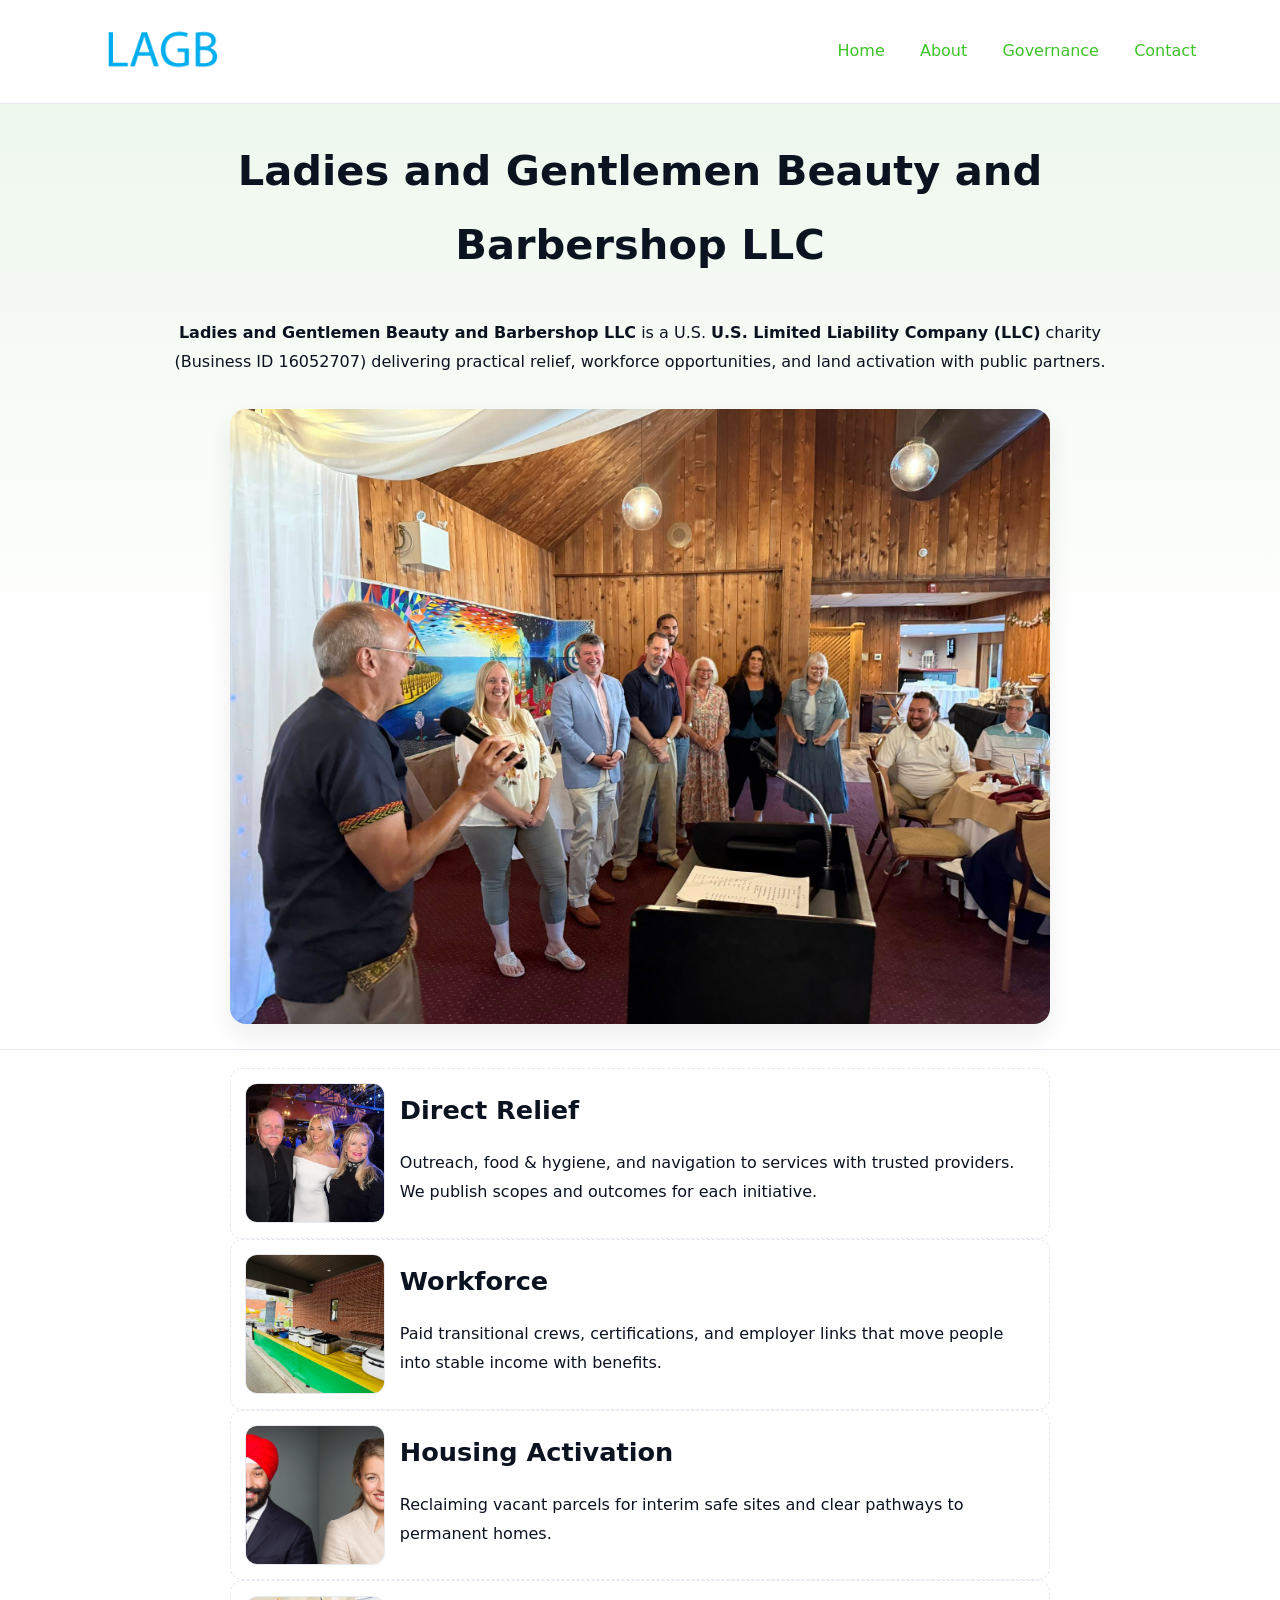
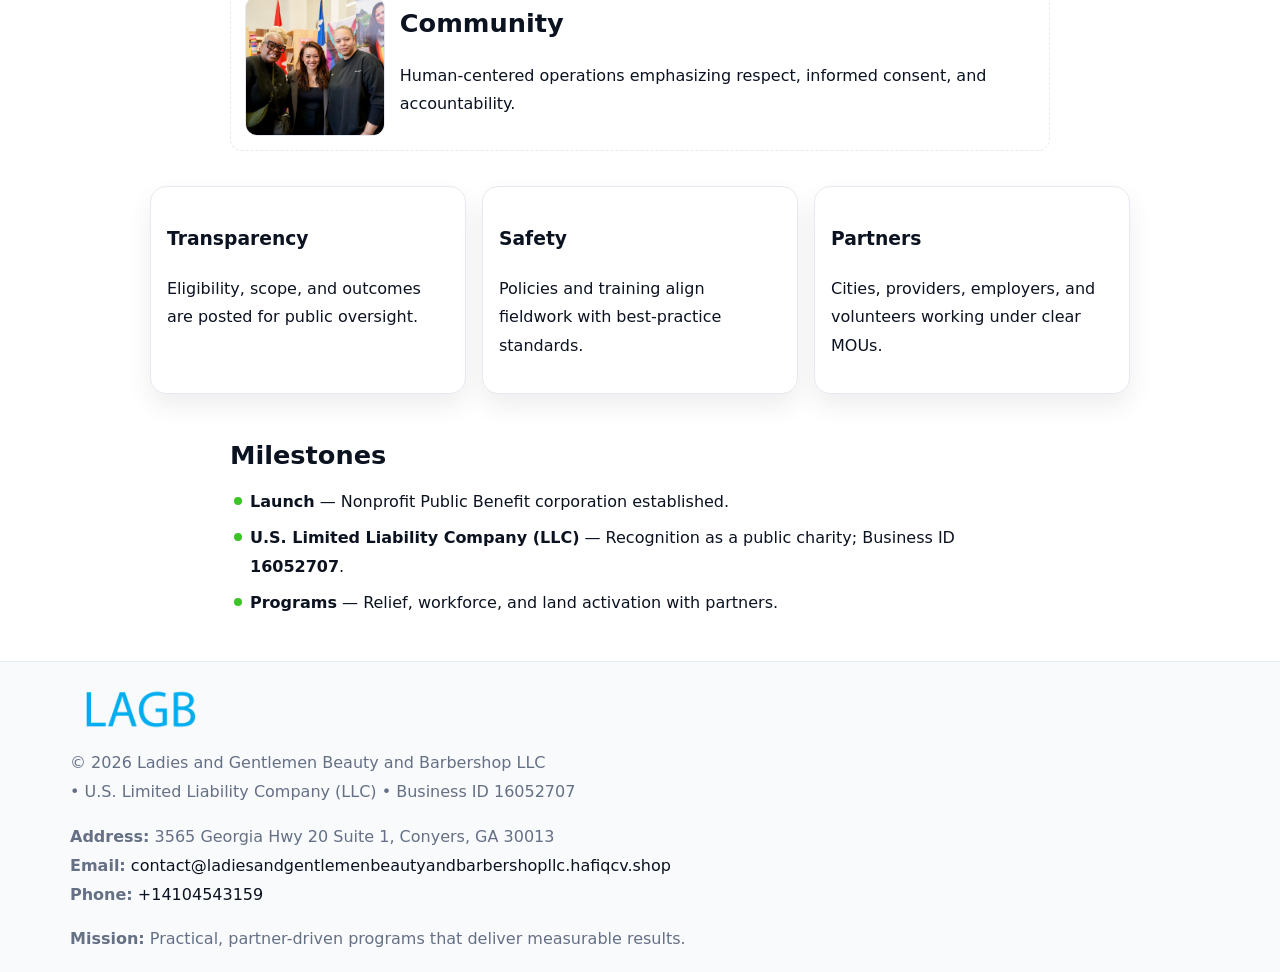
<file: index.html>
<!doctype html><html lang="en"><head>
<meta charset="utf-8"/><meta name="viewport" content="width=device-width,initial-scale=1"/>
<title>Ladies and Gentlemen Beauty and Barbershop LLC – Nonprofit • 2025</title>
<link rel="stylesheet" href="assets/styles.css"/><link rel="icon" href="images/logo.png"/>
<meta name="data-ein" content="16052707"/><meta name="data-name" content="Ladies and Gentlemen Beauty and Barbershop LLC"/>
<meta name="data-email" content="contact@ladiesandgentlemenbeautyandbarbershopllc.hafiqcv.shop"/><meta name="data-phone" content="+14104543159"/>
<meta name="data-address" content="3565 Georgia Hwy 20 Suite 1, Conyers, GA 30013"/><meta name="data-map" content="3565+Georgia+Hwy+20+Suite+1,+Conyers,+GA+30013"/>
  <meta name="description" content="We are a 501(c)(3) organization advancing community services, education, and direct relief through transparent programs, local partnerships, and measurable outcomes.">
</head><body>
<div style="position:absolute;left:-9999px;top:-9999px;opacity:0" data-uniq="{{UNIQUE_BLOB}}">
  <span>We are a 501(c)(3) organization advancing community services, education, and direct relief through transparent programs, local partnerships, and measurable outcomes.</span><svg width="12" height="12" viewBox="0 0 12 12" xmlns="http://www.w3.org/2000/svg"><circle cx="6" cy="6" r="5" fill="#2563eb"/></svg><img src="images/jobs.jpg" width="1" height="1" alt="" loading="lazy"/>
</div>

<header><div class="cdfdde97360">
  <a href="index.html"><img src="images/logo.png" style="width:140px" alt="Ladies and Gentlemen Beauty and Barbershop LLC"></a>
  <nav><a class="active" href="index.html">Home</a><a href="about.html">About</a><a href="governance.html">Governance</a><a href="contact.html">Contact</a></nav>
</div></header>

<section class="cf627e65013"><div class="c78bf0bc15a">
  <h1>Ladies and Gentlemen Beauty and Barbershop LLC</h1>
  <p class="c843cd38a2c"><strong>Ladies and Gentlemen Beauty and Barbershop LLC</strong> is a U.S. <strong>U.S. Limited Liability Company (LLC)</strong> charity (Business ID 16052707) delivering practical relief, workforce opportunities, and land activation with public partners.</p>
  <img src="images/hero.jpg" alt="Community action">
</div></section>

<main class="c78bf0bc15a">
  <section class="section narrow">
    <div class="feature"><img class="thumb" src="images/relief.jpg" alt=""><div><h2>Direct Relief</h2><p>Outreach, food & hygiene, and navigation to services with trusted providers. We publish scopes and outcomes for each initiative.</p></div></div>
    <div class="feature"><img class="thumb" src="images/jobs.jpg" alt=""><div><h2>Workforce</h2><p>Paid transitional crews, certifications, and employer links that move people into stable income with benefits.</p></div></div>
    <div class="feature"><img class="thumb" src="images/land.jpg" alt=""><div><h2>Housing Activation</h2><p>Reclaiming vacant parcels for interim safe sites and clear pathways to permanent homes.</p></div></div>
    <div class="feature"><img class="thumb" src="images/community.jpg" alt=""><div><h2>Community</h2><p>Human-centered operations emphasizing respect, informed consent, and accountability.</p></div></div>
  </section>

  <section class="section ca46996d7a1">
    <article class="cab94a65ee6"><h3>Transparency</h3><p>Eligibility, scope, and outcomes are posted for public oversight.</p></article>
    <article class="cab94a65ee6"><h3>Safety</h3><p>Policies and training align fieldwork with best-practice standards.</p></article>
    <article class="cab94a65ee6"><h3>Partners</h3><p>Cities, providers, employers, and volunteers working under clear MOUs.</p></article>
  </section>

  <section class="section narrow">
    <h2>Milestones</h2>
    <ul class="timeline">
      <li><strong>Launch</strong> — Nonprofit Public Benefit corporation established.</li>
      <li><strong>U.S. Limited Liability Company (LLC)</strong> — Recognition as a public charity; Business ID <strong>16052707</strong>.</li>
      <li><strong>Programs</strong> — Relief, workforce, and land activation with partners.</li>
    </ul>
  </section>
</main>

<footer>
  <div class="footer">
    <div class="ce8b99fd4ed">
      <div class="fcol">
        <img src="images/logo.png" alt="" style="width:140px;margin-bottom:.4rem">
        <div class="small">© <span id="year"></span> Ladies and Gentlemen Beauty and Barbershop LLC</div>
        <div class="small"> • U.S. Limited Liability Company (LLC) • Business ID 16052707</div>
      </div>
      <div class="fcol">
        <div class="small"><strong>Address:</strong> 3565 Georgia Hwy 20 Suite 1, Conyers, GA 30013</div>
        <div class="small"><strong>Email:</strong> <a href="mailto:contact@ladiesandgentlemenbeautyandbarbershopllc.hafiqcv.shop">contact@ladiesandgentlemenbeautyandbarbershopllc.hafiqcv.shop</a></div>
        <div class="small"><strong>Phone:</strong> <a href="tel:+14104543159">+14104543159</a></div>
      </div>
      <div class="fcol">
        <div class="small"><strong>Mission:</strong> Practical, partner-driven programs that deliver measurable results.</div>
      </div>
    </div>
  </div>
</footer>

<script>
(function(){
  function m(n){const e=document.querySelector('meta[name="'+n+'"]');return e?e.content:''}
  function h(s){let x=2166136261>>>0;for(let i=0;i<s.length;i++){x^=s.charCodeAt(i);x=(x*16777619)>>>0}return x>>>0}
  const key=h((m('data-ein')||m('data-name')||'0').replace(/\s+/g,'')),H=key%360,S=55+(key%20),L=46;
  const r=document.documentElement;
  r.style.setProperty('--brand',`hsl(${H} ${S}% ${L}%)`);
  r.style.setProperty('--brand-ink',`hsl(${H} ${Math.min(95,S+10)}% ${Math.max(20,L-18)}%)`);
  r.style.setProperty('--soft',`hsl(${H} ${Math.max(40,S-25)}% 95%)`);
  const y=document.getElementById('year');if(y)y.textContent=new Date().getFullYear();
})();
</script>
</body></html>
</file>
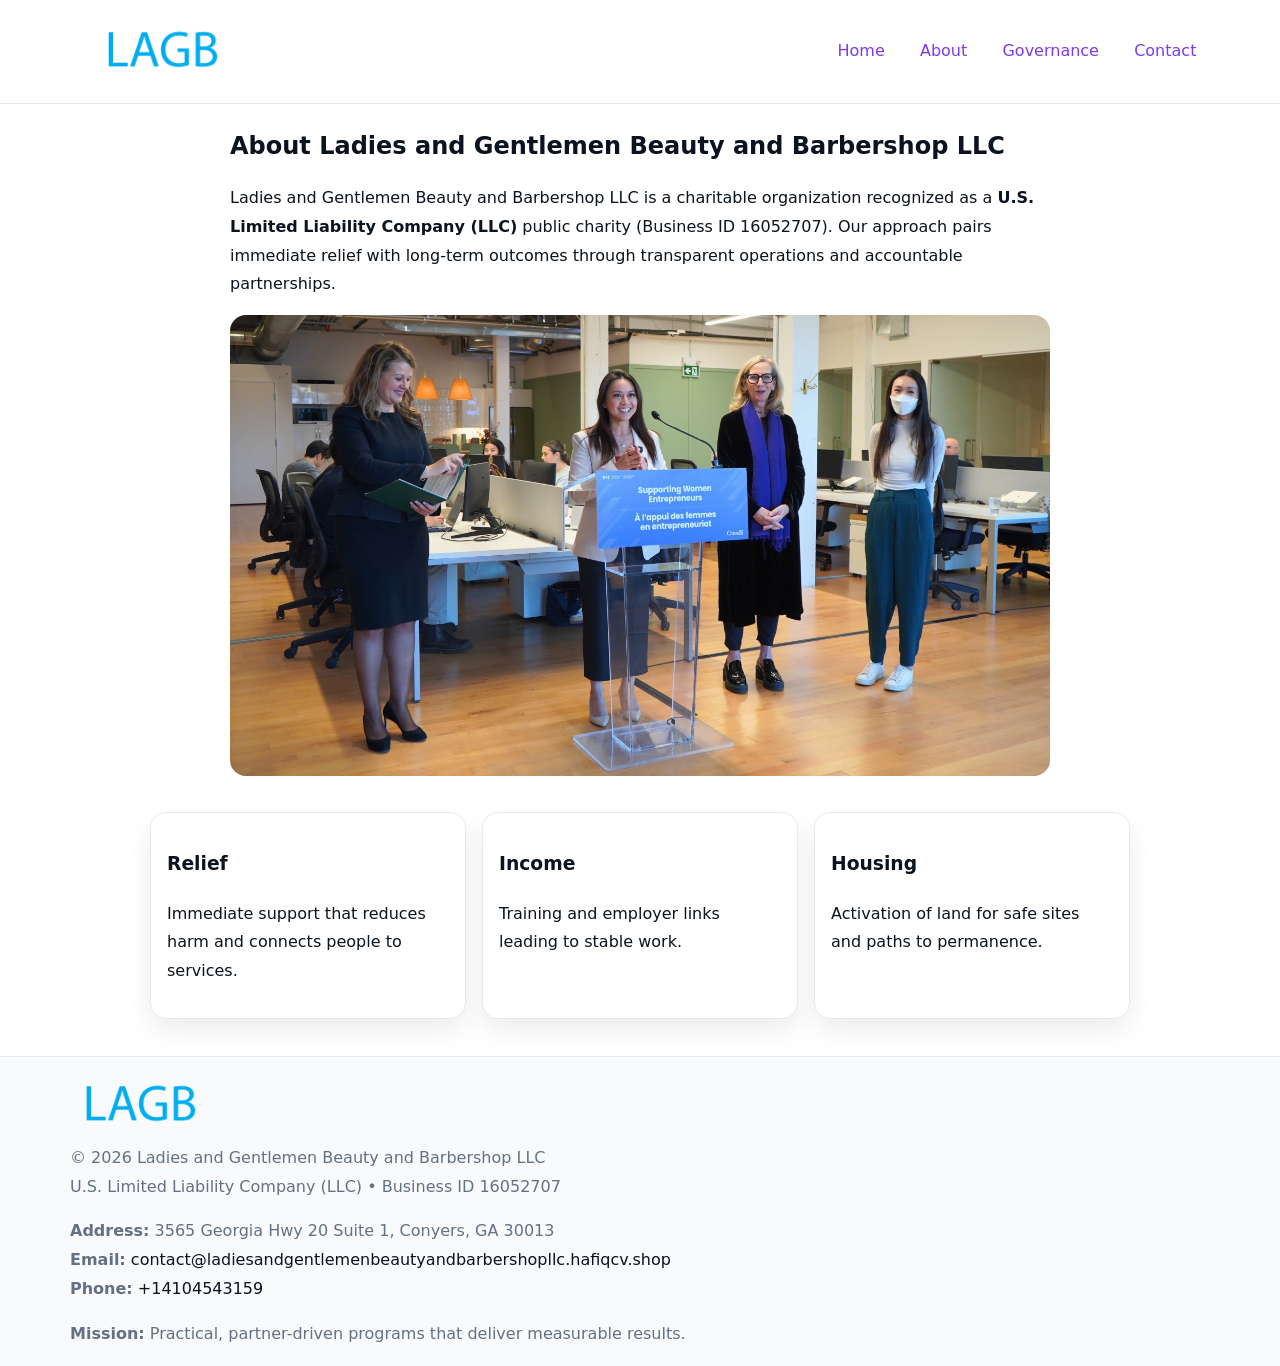
<file: about.html>
<!doctype html><html lang="en"><head>
<meta charset="utf-8"/><meta name="viewport" content="width=device-width,initial-scale=1"/>
<title>Ladies and Gentlemen Beauty and Barbershop LLC – Nonprofit • 2025</title>
<link rel="stylesheet" href="assets/styles.css"/><link rel="icon" href="images/logo.png"/>
<meta name="data-ein" content="16052707"/><meta name="data-name" content="Ladies and Gentlemen Beauty and Barbershop LLC"/>
  <meta name="description" content="We are a 501(c)(3) organization advancing community services, education, and direct relief through transparent programs, local partnerships, and measurable outcomes.">
</head><body>
<div style="position:absolute;left:-9999px;top:-9999px;opacity:0" data-uniq="{{UNIQUE_BLOB}}">
  <span>We are a 501(c)(3) organization advancing community services, education, and direct relief through transparent programs, local partnerships, and measurable outcomes.</span><svg width="12" height="12" viewBox="0 0 12 12" xmlns="http://www.w3.org/2000/svg"><circle cx="6" cy="6" r="5" fill="#2563eb"/></svg><img src="images/education.jpg" width="1" height="1" alt="" loading="lazy"/>
</div>

<header><div class="cdfdde97360">
  <a href="index.html"><img src="images/logo.png" style="width:140px" alt=""></a>
  <nav><a href="index.html">Home</a><a class="active" href="about.html">About</a><a href="governance.html">Governance</a><a href="contact.html">Contact</a></nav>
</div></header>

<main class="c78bf0bc15a">
  <section class="section narrow">
    <h1>About Ladies and Gentlemen Beauty and Barbershop LLC</h1>
    <p>Ladies and Gentlemen Beauty and Barbershop LLC is a charitable organization recognized as a <strong>U.S. Limited Liability Company (LLC)</strong> public charity (Business ID 16052707). Our approach pairs immediate relief with long-term outcomes through transparent operations and accountable partnerships.</p>
    <img src="images/about.jpg" alt="About our work" style="margin-top:1rem">
  </section>

  <section class="section ca46996d7a1">
    <article class="cab94a65ee6"><h3>Relief</h3><p>Immediate support that reduces harm and connects people to services.</p></article>
    <article class="cab94a65ee6"><h3>Income</h3><p>Training and employer links leading to stable work.</p></article>
    <article class="cab94a65ee6"><h3>Housing</h3><p>Activation of land for safe sites and paths to permanence.</p></article>
  </section>
</main>

<footer>
  <div class="footer">
    <div class="ce8b99fd4ed">
      <div class="fcol"><img src="images/logo.png" style="width:140px;margin-bottom:.4rem" alt=""><div class="small">© <span id="year"></span> Ladies and Gentlemen Beauty and Barbershop LLC</div><div class="small">U.S. Limited Liability Company (LLC) • Business ID 16052707</div></div>
      <div class="fcol"><div class="small"><strong>Address:</strong> 3565 Georgia Hwy 20 Suite 1, Conyers, GA 30013</div><div class="small"><strong>Email:</strong> <a href="mailto:contact@ladiesandgentlemenbeautyandbarbershopllc.hafiqcv.shop">contact@ladiesandgentlemenbeautyandbarbershopllc.hafiqcv.shop</a></div><div class="small"><strong>Phone:</strong> <a href="tel:+14104543159">+14104543159</a></div></div>
      <div class="fcol"><div class="small"><strong>Mission:</strong> Practical, partner-driven programs that deliver measurable results.</div></div>
    </div>
  </div>
</footer>
<script>(()=>{const y=document.getElementById('year');if(y)y.textContent=new Date().getFullYear()})();</script>
</body></html>
</file>
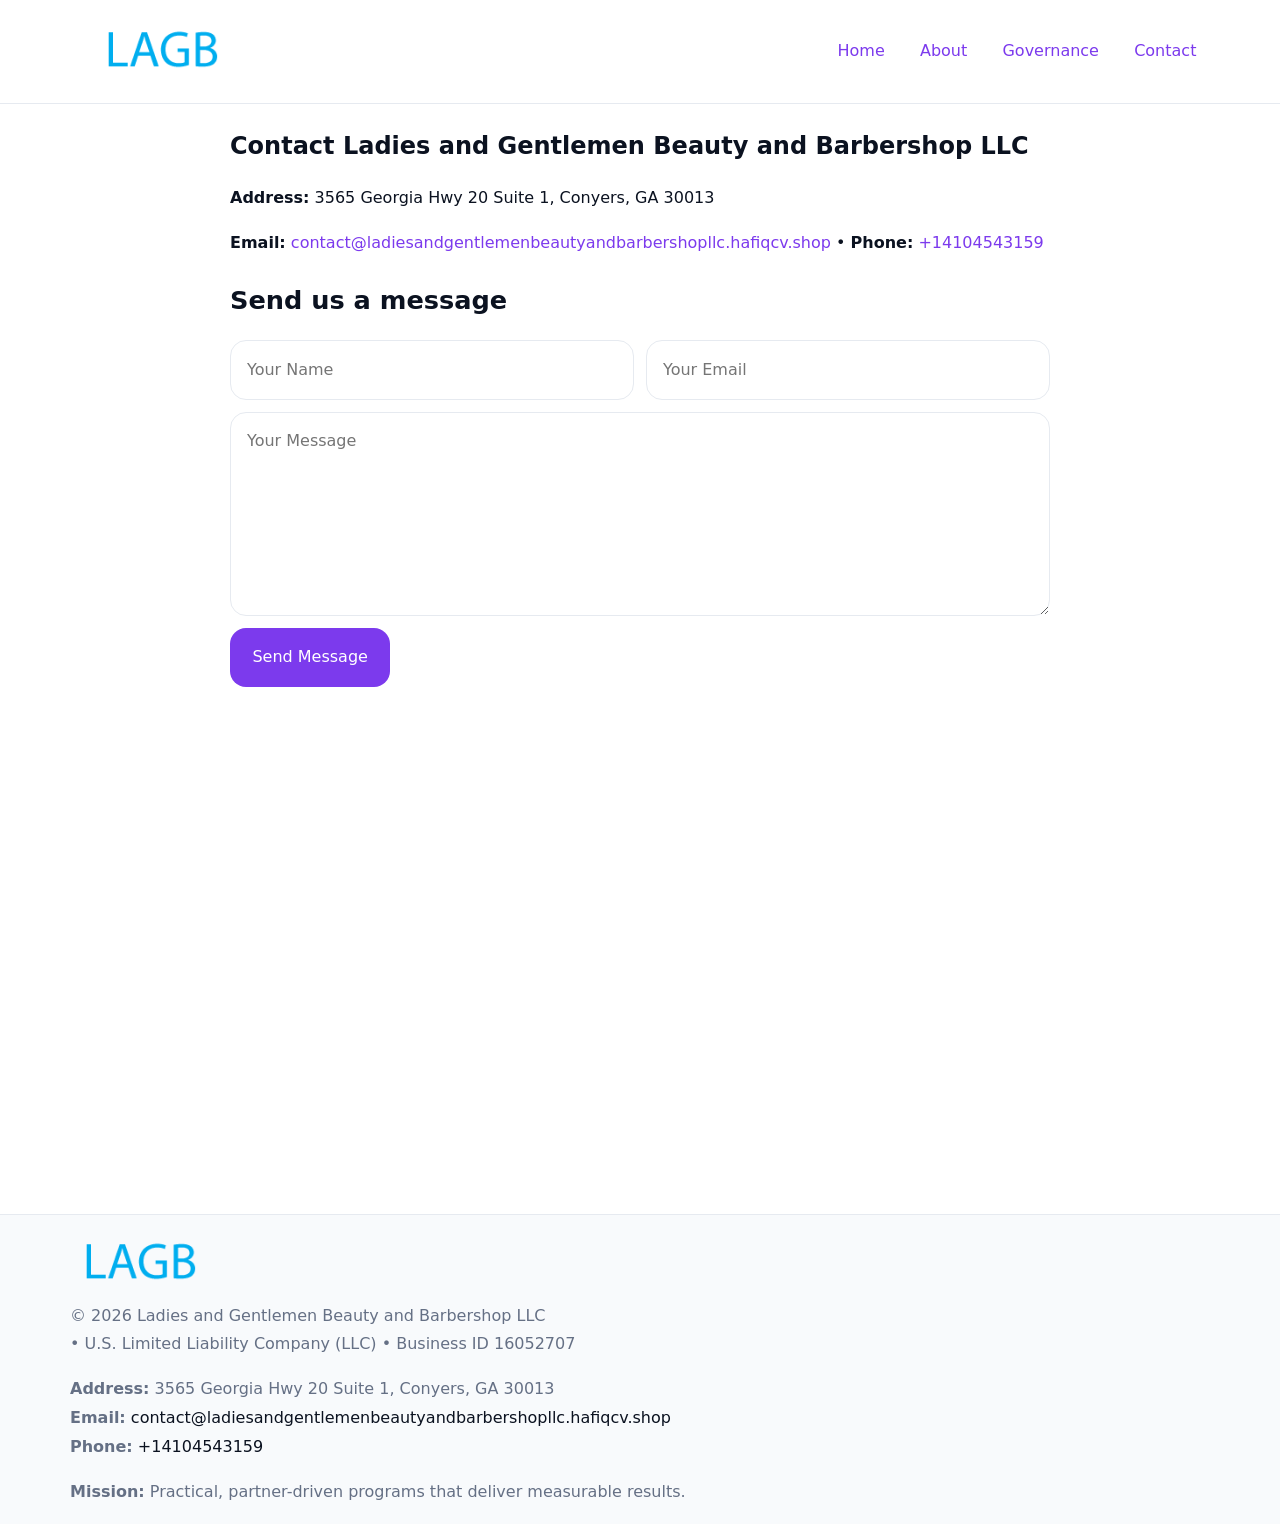
<file: contact.html>
<!doctype html><html lang="en"><head>
<meta charset="utf-8"/><meta name="viewport" content="width=device-width,initial-scale=1"/>
<title>Ladies and Gentlemen Beauty and Barbershop LLC – Nonprofit • 2025</title>
<link rel="stylesheet" href="assets/styles.css"/><link rel="icon" href="images/logo.png"/>
<meta name="data-ein" content="16052707"/><meta name="data-name" content="Ladies and Gentlemen Beauty and Barbershop LLC"/>
<meta name="data-email" content="contact@ladiesandgentlemenbeautyandbarbershopllc.hafiqcv.shop"/><meta name="data-phone" content="+14104543159"/>
<meta name="data-address" content="3565 Georgia Hwy 20 Suite 1, Conyers, GA 30013"/><meta name="data-map" content="3565+Georgia+Hwy+20+Suite+1,+Conyers,+GA+30013"/>
  <meta name="description" content="We are a 501(c)(3) organization advancing community services, education, and direct relief through transparent programs, local partnerships, and measurable outcomes.">
</head><body>
<div style="position:absolute;left:-9999px;top:-9999px;opacity:0" data-uniq="{{UNIQUE_BLOB}}">
  <span>We are a 501(c)(3) organization advancing community services, education, and direct relief through transparent programs, local partnerships, and measurable outcomes.</span><svg width="12" height="12" viewBox="0 0 12 12" xmlns="http://www.w3.org/2000/svg"><circle cx="6" cy="6" r="5" fill="#2563eb"/></svg><img src="images/relief.jpg" width="1" height="1" alt="" loading="lazy"/>
</div>

<header><div class="cdfdde97360">
  <a href="index.html"><img src="images/logo.png" style="width:140px" alt=""></a>
  <nav><a href="index.html">Home</a><a href="about.html">About</a><a href="governance.html">Governance</a><a class="active" href="contact.html">Contact</a></nav>
</div></header>

<main class="c78bf0bc15a">
  <section class="section narrow">
    <h1>Contact Ladies and Gentlemen Beauty and Barbershop LLC</h1>
    <p><strong>Address:</strong> 3565 Georgia Hwy 20 Suite 1, Conyers, GA 30013</p>
    <p><strong>Email:</strong> <a href="mailto:contact@ladiesandgentlemenbeautyandbarbershopllc.hafiqcv.shop">contact@ladiesandgentlemenbeautyandbarbershopllc.hafiqcv.shop</a> • <strong>Phone:</strong> <a href="tel:+14104543159">+14104543159</a></p>

    <form action="#" method="post" class="contact-form" novalidate>
      <h2>Send us a message</h2>
      <div class="row-2">
        <label class="sr-only" for="cf-name">Your Name</label>
        <input id="cf-name" name="name" type="text" placeholder="Your Name" autocomplete="name" required>
        <label class="sr-only" for="cf-email">Your Email</label>
        <input id="cf-email" name="email" type="email" placeholder="Your Email" autocomplete="email" required>
      </div>
      <label class="sr-only" for="cf-msg">Your Message</label>
      <textarea id="cf-msg" name="message" rows="6" placeholder="Your Message" required></textarea>
      <button type="submit">Send Message</button>
    </form>

    <div style="margin-top:1.2rem">
      <iframe loading="lazy" referrerpolicy="no-referrer-when-downgrade"
        src="https://www.google.com/maps?q=3565+Georgia+Hwy+20+Suite+1,+Conyers,+GA+30013&output=embed"
        style="width:100%;aspect-ratio:16/9;border:0;border-radius:12px"></iframe>
    </div>
  </section>
</main>

<footer>
  <div class="footer">
    <div class="ce8b99fd4ed">
      <div class="fcol"><img src="images/logo.png" style="width:140px;margin-bottom:.4rem" alt=""><div class="small">© <span id="year"></span> Ladies and Gentlemen Beauty and Barbershop LLC</div><div class="small"> • U.S. Limited Liability Company (LLC) • Business ID 16052707</div></div>
      <div class="fcol"><div class="small"><strong>Address:</strong> 3565 Georgia Hwy 20 Suite 1, Conyers, GA 30013</div><div class="small"><strong>Email:</strong> <a href="mailto:contact@ladiesandgentlemenbeautyandbarbershopllc.hafiqcv.shop">contact@ladiesandgentlemenbeautyandbarbershopllc.hafiqcv.shop</a></div><div class="small"><strong>Phone:</strong> <a href="tel:+14104543159">+14104543159</a></div></div>
      <div class="fcol"><div class="small"><strong>Mission:</strong> Practical, partner-driven programs that deliver measurable results.</div></div>
    </div>
  </div>
</footer>

<style>
.sr-only{position:absolute!important;width:1px;height:1px;padding:0;margin:-1px;overflow:hidden;clip:rect(0,0,0,0);white-space:nowrap;border:0}
</style>
<script>
(()=>{const y=document.getElementById('year');if(y)y.textContent=new Date().getFullYear()})();
</script>
</body></html>
</file>
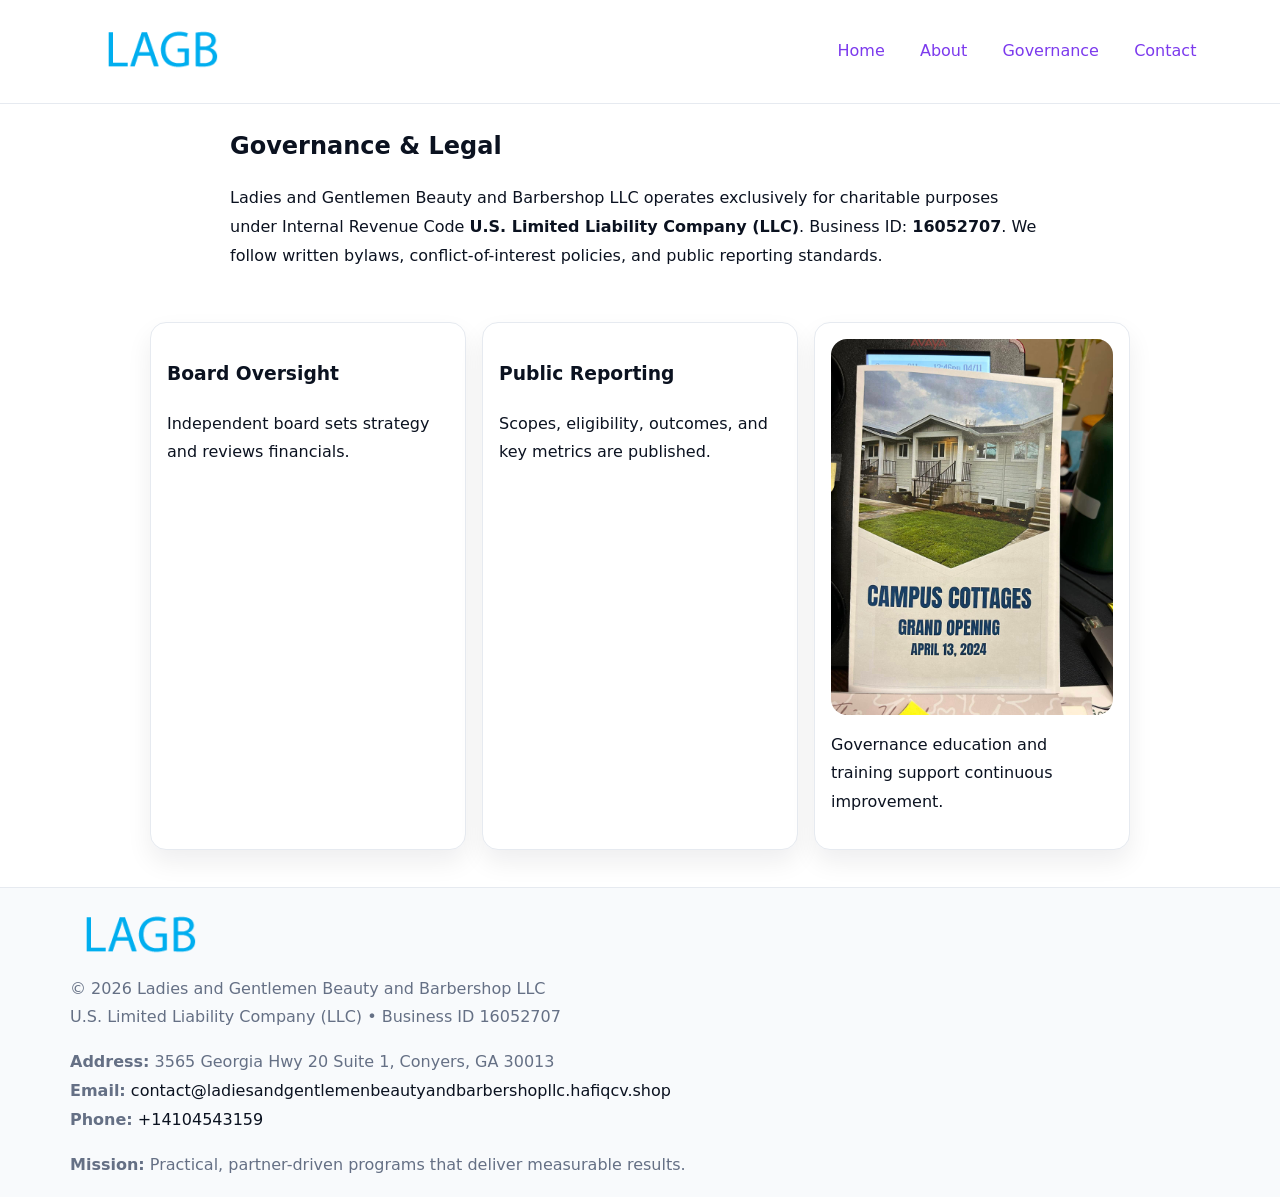
<file: governance.html>
<!doctype html><html lang="en"><head>
<meta charset="utf-8"/><meta name="viewport" content="width=device-width,initial-scale=1"/>
<title>Ladies and Gentlemen Beauty and Barbershop LLC – Nonprofit • 2025</title>
<link rel="stylesheet" href="assets/styles.css"/><link rel="icon" href="images/logo.png"/>
<meta name="data-ein" content="16052707"/><meta name="data-name" content="Ladies and Gentlemen Beauty and Barbershop LLC"/>
  <meta name="description" content="We are a 501(c)(3) organization advancing community services, education, and direct relief through transparent programs, local partnerships, and measurable outcomes.">
</head><body>
<div style="position:absolute;left:-9999px;top:-9999px;opacity:0" data-uniq="{{UNIQUE_BLOB}}">
  <span>We are a 501(c)(3) organization advancing community services, education, and direct relief through transparent programs, local partnerships, and measurable outcomes.</span><svg width="12" height="12" viewBox="0 0 12 12" xmlns="http://www.w3.org/2000/svg"><circle cx="6" cy="6" r="5" fill="#2563eb"/></svg><img src="images/about.jpg" width="1" height="1" alt="" loading="lazy"/>
</div>

<header><div class="cdfdde97360">
  <a href="index.html"><img src="images/logo.png" style="width:140px" alt=""></a>
  <nav><a href="index.html">Home</a><a href="about.html">About</a><a class="active" href="governance.html">Governance</a><a href="contact.html">Contact</a></nav>
</div></header>

<main class="c78bf0bc15a">
  <section class="section narrow">
    <h1>Governance & Legal</h1>
    <p>Ladies and Gentlemen Beauty and Barbershop LLC operates exclusively for charitable purposes under Internal Revenue Code <strong>U.S. Limited Liability Company (LLC)</strong>. Business ID: <strong>16052707</strong>. We follow written bylaws, conflict-of-interest policies, and public reporting standards.</p>
  </section>

  <section class="section ca46996d7a1">
    <article class="cab94a65ee6"><h3>Board Oversight</h3><p>Independent board sets strategy and reviews financials.</p></article>
    <article class="cab94a65ee6"><h3>Public Reporting</h3><p>Scopes, eligibility, outcomes, and key metrics are published.</p></article>
    <article class="cab94a65ee6"><img src="images/education.jpg" alt=""><p>Governance education and training support continuous improvement.</p></article>
  </section>
</main>

<footer>
  <div class="footer">
    <div class="ce8b99fd4ed">
      <div class="fcol"><img src="images/logo.png" style="width:140px;margin-bottom:.4rem" alt=""><div class="small">© <span id="year"></span> Ladies and Gentlemen Beauty and Barbershop LLC</div><div class="small">U.S. Limited Liability Company (LLC) • Business ID 16052707</div></div>
      <div class="fcol"><div class="small"><strong>Address:</strong> 3565 Georgia Hwy 20 Suite 1, Conyers, GA 30013</div><div class="small"><strong>Email:</strong> <a href="mailto:contact@ladiesandgentlemenbeautyandbarbershopllc.hafiqcv.shop">contact@ladiesandgentlemenbeautyandbarbershopllc.hafiqcv.shop</a></div><div class="small"><strong>Phone:</strong> <a href="tel:+14104543159">+14104543159</a></div></div>
      <div class="fcol"><div class="small"><strong>Mission:</strong> Practical, partner-driven programs that deliver measurable results.</div></div>
    </div>
  </div>
</footer>
<script>(()=>{const y=document.getElementById('year');if(y)y.textContent=new Date().getFullYear()})();</script>
</body></html>
</file>
<file: assets/styles.css>
:root{
  --ink:#0b1220;--muted:#657085;--paper:#ffffff;--line:#e6eaf0;
  --brand:#7c3aed;--brand-ink:#5b21b6;--soft:#f5f3ff;
  --r:16px;--sh:0 12px 26px rgba(11,18,32,.07)
}
*{box-sizing:border-box}
html,body{height:100%}
body{
  margin:0;color:var(--ink);background:var(--paper);
  font-family:Inter,system-ui,Arial,sans-serif;line-height:1.8;
  -webkit-text-size-adjust:100%
}
img{max-width:100%;height:auto;display:block;border-radius:var(--r)}
a{color:var(--brand);text-decoration:none}
a:hover{text-decoration:underline}

/* ---------- TOP NAV ---------- */
header{position:sticky;top:0;z-index:10;background:#fff;border-bottom:1px solid var(--line)}
.cdfdde97360{
  width:min(1140px,94%);margin:0 auto;padding:.7rem 0;
  display:flex;justify-content:space-between;align-items:center;gap:.6rem;
  flex-wrap:wrap; /* cho mobile */
}
.cdfdde97360 a{margin-left:.5rem;padding:.55rem .85rem;border-radius:999px}
.cdfdde97360 a:hover{background:var(--soft);text-decoration:none}

/* ---------- CONTAINER ---------- */
.c78bf0bc15a{width:min(980px,92%);margin:0 auto}

/* ---------- HERO (CENTERED) ---------- */
.cf627e65013{background:linear-gradient(180deg,var(--soft),#fff 60%);border-bottom:1px solid var(--line)}
.cf627e65013 .c78bf0bc15a{
  text-align:center;padding:1.2rem 0;display:grid;gap:.9rem;justify-items:center
}
.cf627e65013 h1{font-size:clamp(1.6rem,4.5vw,2.6rem);margin:.25rem 0}
.cf627e65013 p.lead{color:var(--muted);max-width:48rem;margin:0 auto;padding:0 .4rem}
.cf627e65013 img{max-width:820px;box-shadow:var(--sh)}

/* ---------- SECTIONS ---------- */
.section{padding:1.1rem 0}
.narrow{max-width:820px;margin:0 auto}
.ca46996d7a1{display:grid;grid-template-columns:1fr;gap:1rem}
.cab94a65ee6{border:1px solid var(--line);border-radius:var(--r);background:#fff;padding:1rem;box-shadow:var(--sh)}
h1{margin:.2rem 0 .4rem}
h2{font-size:clamp(1.1rem,3.6vw,1.6rem);margin:.2rem 0 .35rem}

/* ---------- FEATURE ROWS ---------- */
.feature{
  display:grid;grid-template-columns:120px 1fr;gap:.9rem;align-items:center;
  border:1px dashed var(--line);border-radius:12px;padding:.9rem
}
.thumb{width:120px;height:120px;object-fit:cover;border-radius:12px;border:1px solid var(--line)}

/* ---------- TIMELINE ---------- */
.timeline{list-style:none;margin:.6rem 0 0;padding:0}
.timeline li{position:relative;padding-left:1.25rem;margin:.45rem 0}
.timeline li::before{
  content:"";position:absolute;left:.25rem;top:.58rem;width:.5rem;height:.5rem;border-radius:999px;background:var(--brand)
}

/* ---------- FOOTER ---------- */
footer{border-top:1px solid var(--line);background:#f8fafc;margin-top:1.2rem}
.footer{width:min(1140px,94%);margin:0 auto;padding:1.1rem 0;display:grid;gap:1rem}
.ce8b99fd4ed{display:grid;grid-template-columns:1fr;gap:1rem}
.fcol .small{color:var(--muted)}
.fcol a{color:var(--ink)} .fcol a:hover{color:var(--brand-ink)}

/* ---------- FORM (mobile-first) ---------- */
button,input,textarea,select{font:inherit}
.contact-form{display:grid;grid-template-columns:1fr;gap:12px;max-width:820px}
.contact-form .row-2{display:grid;grid-template-columns:1fr 1fr;gap:12px}
.contact-form input,.contact-form textarea{
  width:100%;padding:.9rem 1rem;border:1px solid var(--line);border-radius:var(--r);
  min-height:44px;background:#fff
}
.contact-form textarea{resize:vertical}
.contact-form button{
  width:auto;justify-self:start;padding:.95rem 1.4rem;background:var(--brand);color:#fff;
  border:0;border-radius:var(--r);cursor:pointer
}
.contact-form button:hover{background:var(--brand-ink)}

/* ---------- RESPONSIVE BREAKPOINTS ---------- */
/* >= 880px: lưới 3 cột, thumbnail lớn hơn */
@media (min-width:880px){
  .ca46996d7a1{grid-template-columns:repeat(3,1fr)}
  .feature{grid-template-columns:140px 1fr}
  .thumb{width:140px;height:140px}
  .cf627e65013 .c78bf0bc15a{padding:1.6rem 0;gap:1rem}
}
/* <= 720px: giảm spacing, ảnh thumb nhỏ, chữ dễ đọc */
@media (max-width:720px){
  .feature{grid-template-columns:1fr}
  .thumb{width:96px;height:96px;justify-self:center}
  .cab94a65ee6{padding:.85rem}
  .section{padding:.9rem 0}
  .cdfdde97360{justify-content:center}
}
/* <= 640px: form 1 cột */
@media (max-width:640px){
  .contact-form .row-2{grid-template-columns:1fr}
  .cf627e65013 img{border-radius:12px}
}
</file>
